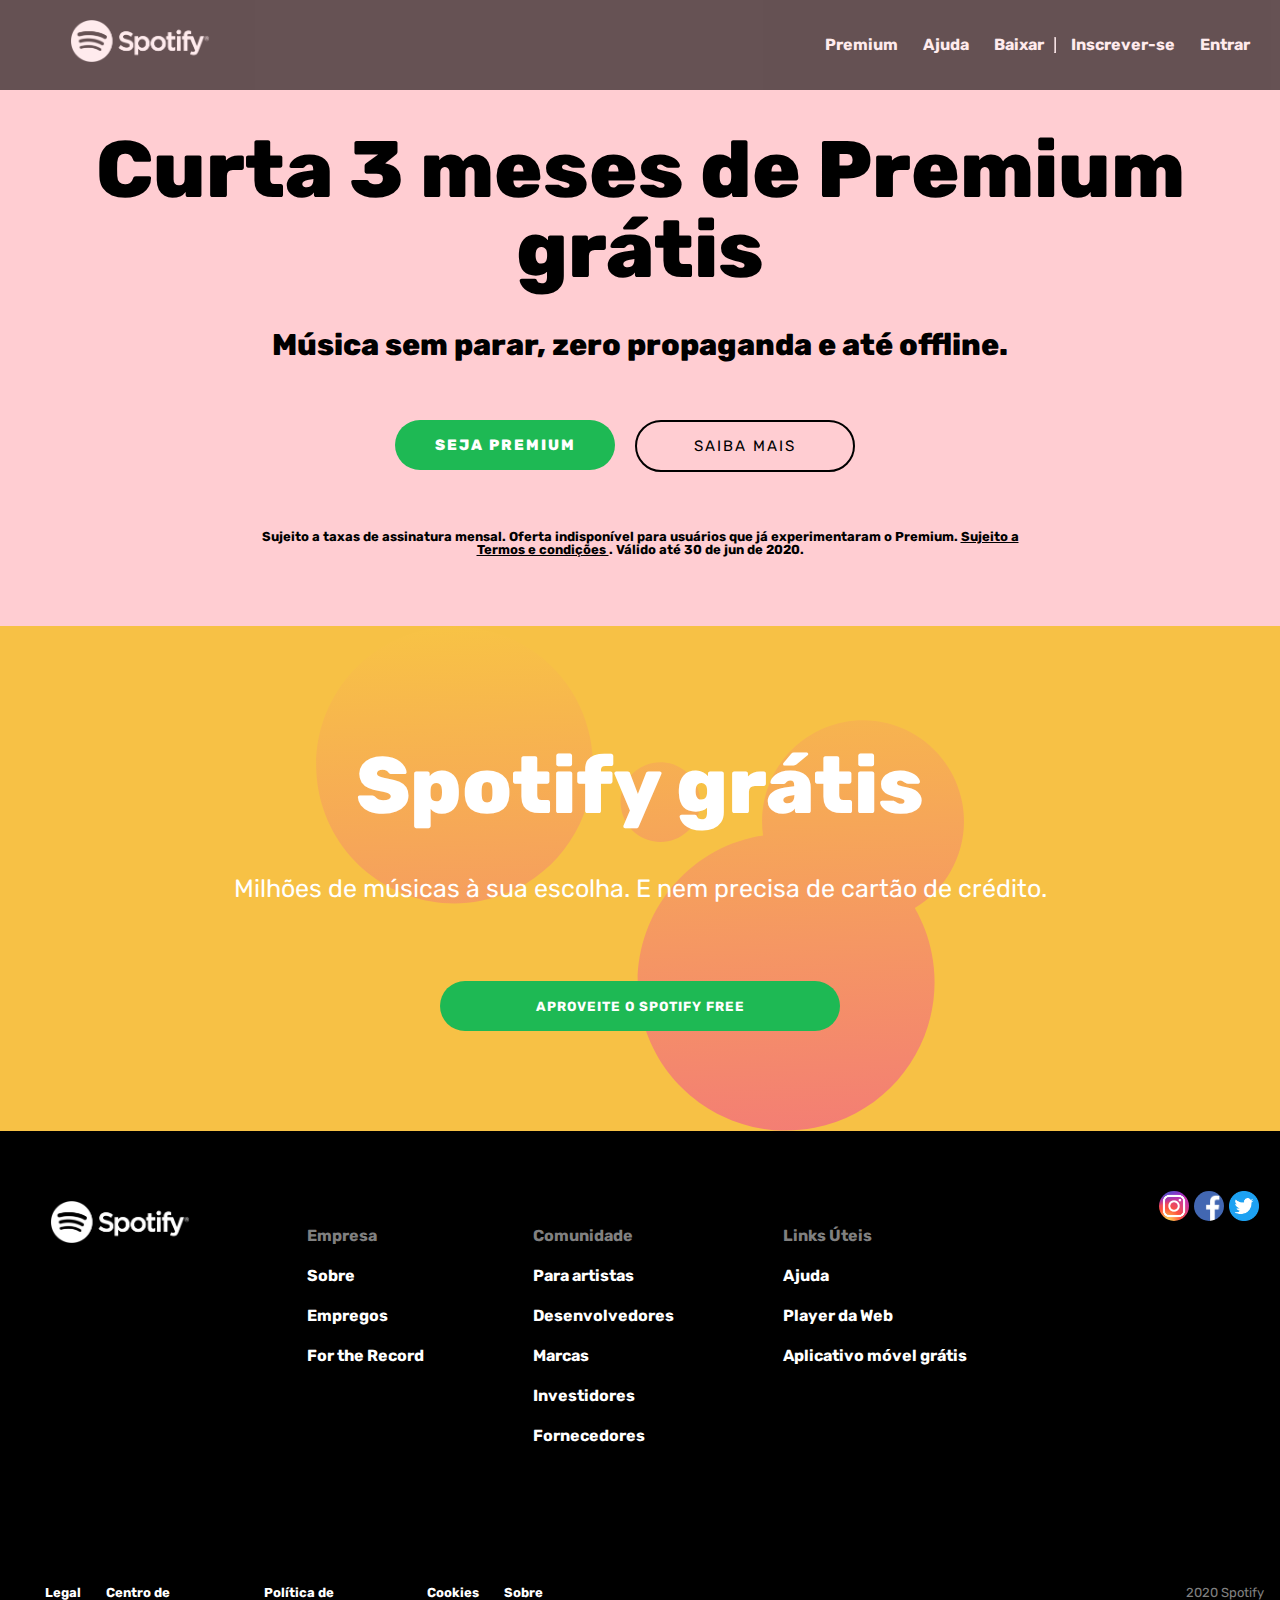
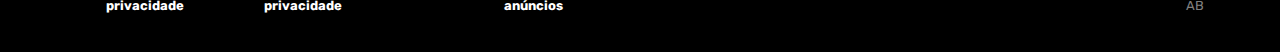
<file: index.html>
<!DOCTYPE html>
<html lang="pt-br">
<head>
    <link rel="stylesheet" href="./assets/style/reset.css">
    <link rel="stylesheet" href="./assets/style/style.css">
    <meta charset="UTF-8">
    <meta name="viewport" content="width=device-width, initial-scale=1.0">
    <link href="https://fonts.googleapis.com/css2?family=PT+Sans:wght@400;700&display=swap" rel="stylesheet">
    <link href="https://fonts.googleapis.com/css2?family=Rubik:wght@300;400;700&display=swap" rel="stylesheet">
    <title>Spotify | Victor</title>
</head>
<body>

        <header class="bg-image">
            <div class="menu-nav">
                <div class="bg-logo" style="cursor: pointer;"></div>
                <nav>
                    <ul class="menu">
                        <li><a href="">Premium</a></li>
                        <li><a href="">Ajuda</a></li>
                        <li><a href="">Baixar</a></li>
                        <hr>
                        <li><a href="">Inscrever-se</a></li>
                        <li><a href="">Entrar</a></li>

                    </ul>
                </nav>
            </div>
            <div class="bg-conteudo">
                <h1>Curta 3 meses de Premium <br> grátis</h1>
                <h3>Música sem parar, zero propaganda e até offline.</h3>

                <div class="button">
                    <button class="bt-premium" style="cursor: pointer;">SEJA PREMIUM</button>
                    <button class="bt-saiba" style="cursor: pointer;"><a href="http://spot-vitao.surge.sh/">SAIBA MAIS</a> </button>
                </div>

                <p>Sujeito a taxas de assinatura mensal. Oferta indisponível para usuários que já experimentaram o Premium. 
                    <u> Sujeito a <br>  Termos e condições </u>. Válido até 30 de jun de 2020.</p>
            </div>

        </header>

        
        <section class="free">
            
            <p>Spotify grátis</p>
            <h1>Milhões de músicas à sua escolha. E nem precisa de cartão de crédito.</h1>
            <button style="text-align: center;">APROVEITE O SPOTIFY FREE</button>

        </section>

        <footer>
            <div class="ft-logo"></div>

            <div class="ft-list1">
                <ul>
                    <li class="title">Empresa</li>
                    <li>Sobre</li>
                    <li>Empregos</li>
                    <li>For the Record</li>
                </ul>
            </div>

            <div class="ft-list2">
                <ul>
                    <li class="title">Comunidade</li>
                    <li>Para artistas</li>
                    <li>Desenvolvedores</li>
                    <li>Marcas</li>
                    <li>Investidores</li>
                    <li>Fornecedores</li>
                </ul>
            </div>

            <div class="ft-list3">
                <ul>
                    <li class="title">Links  Úteis</li>
                    <li>Ajuda</li>
                    <li>Player da Web</li>
                    <li>Aplicativo móvel grátis</li>
                </ul>
            </div>

            <div class="icon1"></div>
            <div class="icon2"></div>
            <div class="icon3"></div>

        </footer>

        <section class="ft-2020">
            <div class="spotify">
                <ul>
                    <li><a href="">Legal</a></li>
                    <li><a href="">Centro de privacidade</a></li>
                    <li><a href="">Política de privacidade</a></li>
                    <li><a href="">Cookies</a></li>
                    <li><a href="">Sobre anúncios</a></li>
                </ul>

                <h1>2020 Spotify AB</h1>
            </div>
        </section>




   <!-- <header class="bg-image">

        <div class="bg-nav">
            <div class="bg-logo" style="cursor:pointer;"></div>
            <nav id="menu-nav">
                <ul>
                    <li><a href="#">Premium</a></li>
                    <li><a href="#">Ajuda</a></li>
                    <li><a href="#">Baixar</a></li>
                    <hr>
                    <li><a href="#">Inscrever-se</a></li>
                    <li><a href="#">Entrar</a></li>
                </ul>
            </nav>
        </div>
        
        <div class="premiumgratis">
            <p>Curta 3 meses de Premium <br> grátis</p>
            <h1>Música sem parar, zero propaganda e até offline.</h1>
        </div>

        <div class="button">
            <button class="bt-premium">SEJA PREMIUM</button>
            <button class="bt-saiba">SAIBA MAIS</button>
        </div>

        <div class="termos">
            <p>Sujeito a taxas de assinatura mensal. Oferta indisponível para usuários que já experimentaram o Premium. 
                <u> Sujeito a <br>  Termos e condições </u>. Válido até 30 de jun de 2020.</p>
        </div>

    </header>

    <div class="container">
        <P>Spotify grátis</P>
        <h1>Milhões de músicas à sua escolha. E nem precisa de cartão de crédito.</h1>
        <button style="text-align: center;">APROVEITE O SPOTIFY FREE</button>
    </div>
    -->
</body>
</html>
</file>
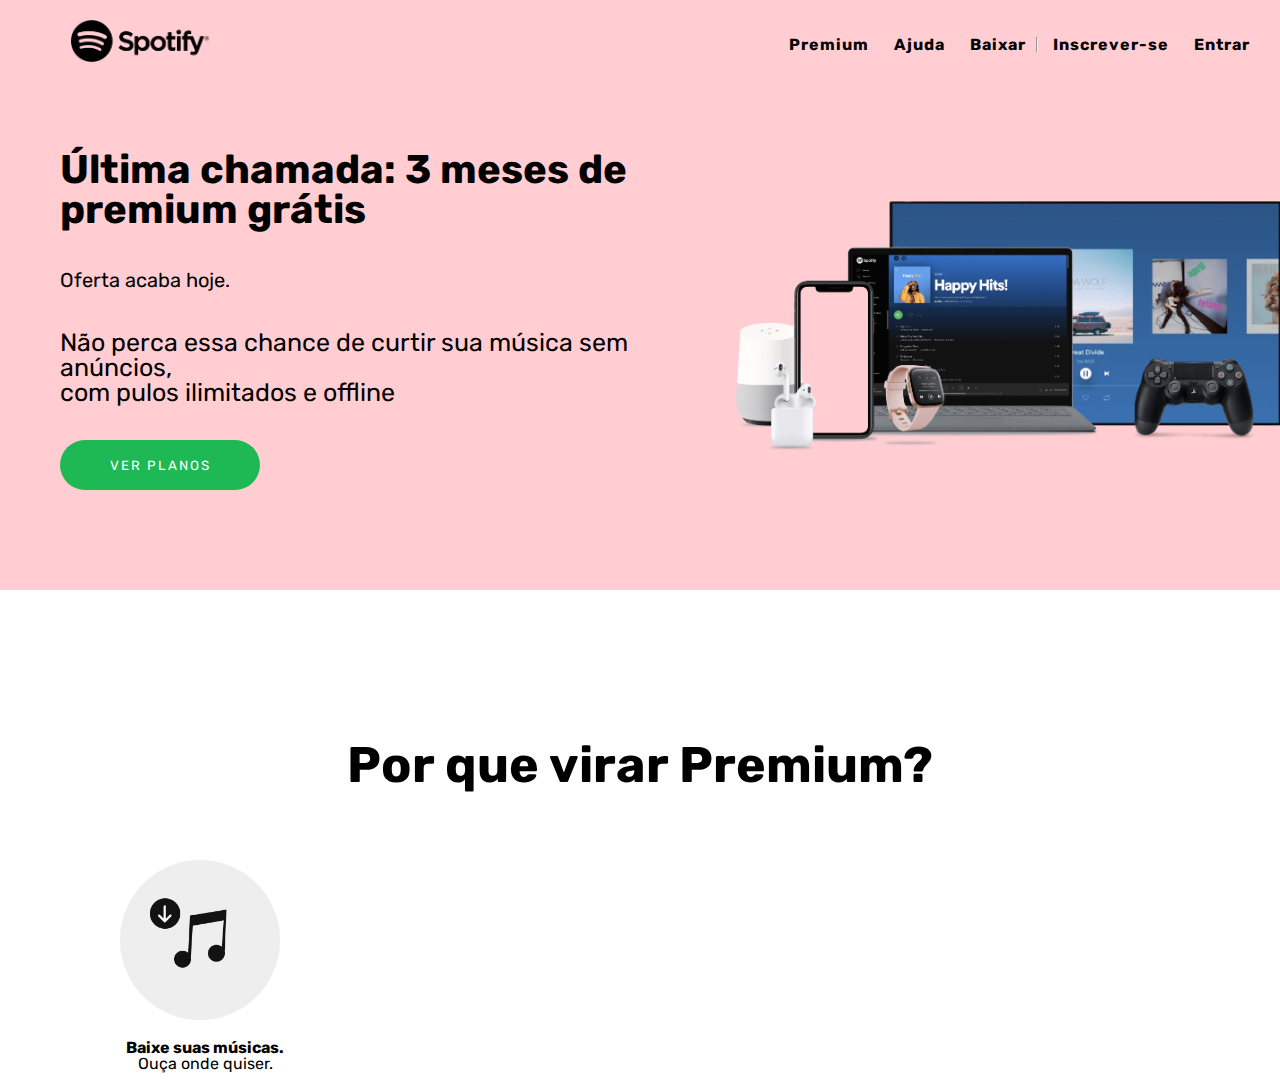
<file: saibamais.html>
<!DOCTYPE html>
<html lang="pt-br">
<head>
    <link rel="stylesheet" href="./assets/style/reset.css">
    <link rel="stylesheet" href="./assets/style/stylesaiba.css">
    <meta charset="UTF-8">
    <meta name="viewport" content="width=device-width, initial-scale=1.0">
    <link href="https://fonts.googleapis.com/css2?family=Rubik:wght@300;400;700&display=swap" rel="stylesheet">
    <title>Spotify | Victor</title>
</head>
<body>

    <header class="bg-image">
        <div class="menu-nav">
            <div class="bg-logo" style="cursor: pointer;"></div>
            <nav>
                <ul class="menu">
                    <li><a href="">Premium</a></li>
                    <li><a href="">Ajuda</a></li>
                    <li><a href="">Baixar</a></li>
                    <hr>
                    <li><a href="">Inscrever-se</a></li>
                    <li><a href="">Entrar</a></li>

                </ul>
            </nav>
        </div>
        <div class="conteudo">
            <div class="cont">
                <p>Última chamada: 3 meses de <br> premium grátis</p>
                <h1>Oferta acaba hoje.</h1>
                <h2> Não perca essa chance de curtir sua música sem anúncios, <br>
                 com pulos ilimitados e offline</h2>
                
                <button class="bt-planos"> <a href="">VER PLANOS</a></button>
            </div>
            <div class="img-tec"></div>
        </div>
    </header>

    <section class="bg-premium">
        <h1>Por que virar Premium?</h1>
    </section>
    <section class="icons">
        <div class="bg-icon1">
            <div class="icon"></div>
            <h1>Baixe suas músicas.</h1>
            <h2>Ouça onde quiser.</h2>
        </div>
    </section>
    
</body>
</html>
</file>
<file: assets/style/style.css>
.bg-image{
    max-width: 1600px;
    background-color: #FFCDD2 ;
}

.menu-nav{
    display: flex;
    justify-content: space-between;
    padding: 20px;
    align-items: center;
    flex-wrap: wrap;
    background-color: black;
    opacity: 0.6;
}

.bg-logo{
    width: 150px;
    height: 50px;
    background-image: url(../images/logo1.png);
    background-repeat: no-repeat;
    background-size: 140px;
    margin-left: 50px;
}

.menu-nav nav {
    display: flex;
}

.menu-nav nav a{
    text-decoration: none;
    color: white;
    font-family: 'Rubik', sans-serif;
    display: flex;
    font-weight: bold;
}

.menu{
    display: flex;
}

.menu li{
    margin-left: 5px;
}

.menu li a{
    display: block;
    padding: 10px;
}

.menu hr{
    font-size: 20px;
}

.bg-conteudo{
    margin: 0 auto;
    max-width: 1200px;
    flex-wrap: wrap;
    display: flex;
    flex-direction: column;

}

.bg-conteudo h1{
    text-align: center;
    font-size: 80px;
    margin-top: 40px;
    font-weight: 800;
    font-family: 'Rubik', sans-serif;
}

.bg-conteudo h3{
    text-align: center;
    font-size: 30px;
    margin-top: 40px;
    font-weight: 800;
    font-family: 'Rubik', sans-serif;
}

.button{
    width: 510px;
    height: 70px;
    margin: 0 auto;
    margin-top: 50px;
    display: flex;
    flex-wrap: wrap;

}

.bt-premium{
    width: 220px;
    height: 50px;
    background-color: #1EB954;
    color: white;
    border: 0px;
    margin: 10px;
    font-family: 'Rubik', sans-serif;
    font-weight: 800;
    border-radius: 60px;
    font-size: 15px;
    letter-spacing: 2px;
}

.bt-saiba{
    width: 220px;
    height: 52px;
    background-color: #FFCDD2;
    color: black;
    border: 2px solid black;
    margin: 10px;
    font-family: 'Rubik', sans-serif;
    border-radius: 60px;
    font-size: 15px;
    letter-spacing: 2px;
}

.bt-saiba a{
    text-decoration: none;
    color: black;
    padding: 14px 40px;
}

.bg-conteudo p{
    font-size: 13px;
    text-align: center;
    font-weight: bold;
    font-family: 'Rubik', sans-serif;
    margin-top: 50px;
    padding-bottom: 70px;
}


.free{
    background-color: #F7C145;
    background-image: url(../images/balls.svg);
    background-repeat: no-repeat;
    background-position: center;
    margin: 0 auto;
    max-width: 1600px;
    flex-wrap: wrap;
    display: flex;
    flex-direction: column;
    align-items: center;

}

.free p{
    font-size: 80px;
    font-family: 'Rubik', sans-serif;
    font-weight: 800;
    text-align: center;
    margin-top: 120px;
    color: white;
}

.free h1{
    text-align: center;
    margin-top: 50px;
    font-size: 25px;
    font-family: 'Rubik', sans-serif;
    color: white;
}

.free button{
    width: 400px;
    height: 50px;
    margin-top: 80px;
    color: white;
    background-color: #1EB954;
    border: 0px;
    border-radius: 50px;
    margin-bottom: 100px;
    font-family: 'Rubik', sans-serif;
    font-weight: bold;
    letter-spacing: 1px;

}

footer {
    background-color: black;
    max-width: 1600px;
    display: flex;
    flex-wrap: wrap;
}

.ft-logo{
    width: 200px;
    height: 50px;
    background-image: url(../images/logo1.png);
    background-repeat: no-repeat;
    background-size: 140px;
    margin-top: 70px;
    margin-left: 50px;
}

.ft-list1{
    color: white;
    margin-top: 55px;
    margin-left: 15px;
    padding: 30px;
    font-family: 'Rubik', sans-serif;
    font-weight: bold;
    height: 300px;
}

.ft-list1 ul li{
    padding: 12px;
}

.title{
    color: gray;
}

.ft-list2{
    color: white;
    margin-top: 55px;
    margin-left: 25px;
    padding: 30px;
    font-family: 'Rubik', sans-serif;
    font-weight: bold;
    height: 300px;

}

.ft-list2 ul li{
    padding: 12px;
}

.ft-list3{
    color: white;
    margin-top: 55px;
    margin-left: 25px;
    padding: 30px;
    font-family: 'Rubik', sans-serif;
    font-weight: bold;
    height: 300px;

}

.ft-list3 ul li{
    padding: 12px;
}

.icon1{
    width: 30px;
    height: 30px;
    margin-top: 60px;
    margin-left: 150px;
    background-image: url(../images/icon1.png);
    background-repeat: no-repeat;
    background-size: 30px;
    border-radius: 50px;
}

.icon2{
    width: 30px;
    height: 30px;
    margin-top: 60px;
    background-image: url(../images/icon2.png);
    background-repeat: no-repeat;
    background-size: 30px;
    margin-left: 5px;
    border-radius: 50px;
}

.icon3{
    width: 30px;
    height: 30px;
    margin-top: 60px;
    background-image: url(../images/icon3.png);
    background-repeat: no-repeat;
    background-size: 30px;
    margin-left: 5px;
}

.ft-2020{
    background-color: black;
    display: flex;
}

.ft-2020 ul {
    color: gray;
    font-family: 'Rubik', sans-serif;
    font-weight: bold;
    font-size: 13px;
    display: flex;
    color: gray;
    padding: 30px;
}

.spotify{
    display: flex;
}

.spotify a{
    text-decoration: none;
    color: white;
    font-family: 'Rubik', sans-serif;
    display: flex;
    font-weight: bold;
}



.spotify li{
    margin-left: 5px;
}

.spotify li a{
    display: block;
    padding: 10px;

}

.spotify h1{
    color: gray;
    display: flex;
    margin-top: 40px;
    font-size: 13px;
    font-family: 'Rubik', sans-serif;
    margin-left: 550px;
}




/*.bg-image{
    background-color: #FFCDD2;
    width: 100%;
    height: 580px;
    margin: 0 auto;
    display: flex;
    flex-wrap: wrap;
    max-width: 1600px;
}

.bg-nav{
    background-color: black;
    width: 100%;
    height: 80px; 
    opacity: 0.5;
    display: flex;
    flex-wrap: wrap;
}

.bg-logo{
    background-image: url(../images/logo.png);
    background-repeat: no-repeat;
    background-size: 130px;
    height: 40px;
    width: 130px;
    margin-left: 100px;
    margin-top: 17px;
    color: white;
    display: flex;
}

#menu-nav ul {
    list-style:none;
    font-size: 18px;
    display: flex;
    font-family: 'PT Sans', sans-serif;
    font-weight: bold;
    margin-top: 30px;
    padding-left: 0px;
    margin-left: 500px;

}

#menu-nav ul li {
     display: inline; 
}

#menu-nav ul li a {
    padding: 2px 20px;
    display: inline-block;
    color: white;
    text-decoration: none;
}

#menu-nav ul hr{
    font-size: 2px;
}

.premiumgratis p{
    font-size: 80px;
    width: 1000px;
    text-align: center;
    font-family: 'PT Sans', sans-serif;
    font-weight: bold ;
    align-items: flex-start;
    border: 2px solid red;
    flex-wrap: wrap;
    margin: 0 auto;
}

.premiumgratis h1 {
    font-size: 30px;
    margin: 0 auto;
    width: 630px;
    margin-top: 20px;
    font-family: 'PT Sans', sans-serif;
    font-weight: bold;
    flex-wrap: wrap;
    border: 2px solid red;
    flex-wrap: wrap;
}

.button{
    width: 510px;
    margin: 0 auto;
    margin-top: 20px;

}

.bt-premium{
    width: 220px;
    height: 50px;
    background-color: #1EB954;
    color: white;
    border: 0px;
    margin: 10px;
    font-family: 'PT Sans', sans-serif;
    font-weight: 800;
    border-radius: 60px;
}

.bt-saiba{
    width: 220px;
    height: 52px;
    background-color: #FFCDD2;
    color: black;
    border: 2px solid black;
    margin: 10px;
    font-family: 'PT Sans', sans-serif;
    border-radius: 60px;

}

.termos{
    width: 800px;
    margin: 0 auto;
    margin-top: 20px;
    text-align: center;
    font-weight: bold;
    font-size: 14px;
    letter-spacing: 0.7px;
    font-family: 'PT Sans', sans-serif;
    display: flex;
    flex-wrap: wrap;
}

.container{
    width: 100%;
    height: 500px;
    background-color: sandybrown;
}

.container p{
    width: 600px;
    height: 150px;
    font-size: 100px;
    margin: 0 auto;
    padding-top: 50px;
    font-family: 'PT Sans', sans-serif;
    font-weight: bold;
    color: white;
    border: 2px solid red;
}

.container h1{
    width: 1000px;
    height: 50px;
    margin: 0 auto;
    text-align: center;
    padding-top: 20px;
    font-size: 30px;
    font-family: 'PT Sans', sans-serif;
    color: white;
    border: 2px solid red;
}

.container button{
    border: 0px;
    height: 50px;
    width: 250px;
    margin: 0 auto;
    display: flex;
    margin-top: 50px;
    background-color: #1EB954;
    color: white;

}
*/
</file>
<file: assets/style/stylesaiba.css>
.bg-image{
    max-width: 100vw;
    background-color: #FFCDD2;  
}


.menu-nav{
    display: flex;
    justify-content: space-between;
    padding: 20px;
    align-items: center;
    flex-wrap: wrap;
}

.bg-logo{
    width: 150px;
    height: 50px;
    background-image: url(../images/logo2.png);
    background-repeat: no-repeat;
    background-size: 140px;
    margin-left: 50px;
}

.menu-nav nav {
    display: flex;
}

.menu-nav nav a{
    text-decoration: none;
    color: black;
    font-family: 'Rubik', sans-serif;
    display: flex;
    font-weight: bold;
    letter-spacing: 1px;
}

.menu{
    display: flex;
}

.menu li{
    margin-left: 5px;
}

.menu li a{
    display: block;
    padding: 10px;
}

.menu hr{
    font-size: 20px;

}


.conteudo{
    display: flex;
    justify-content: space-between;
    flex-direction: row;
    padding-bottom: 90px;
}

.cont{
    margin-top: 60px;
    width: 745px;
    flex-wrap: wrap;
}

.cont p{
    font-size: 40px;
    font-weight: 700;
    font-family: 'Rubik', sans-serif;
    margin-left: 60px;
}

.cont h1{
    font-family: 'Rubik', sans-serif;
    font-size: 20px;
    padding-top: 40px;
    padding-left: 60px;
}

.cont h2{
    font-family: 'Rubik', sans-serif;
    font-size: 25px;
    padding-top: 40px;
    padding-left: 60px;
}

.img-tec{
    width: 550px;
    height: 300px;
    margin-top: 110px;
    background-image: url(../images/note1.png);
    background-repeat: no-repeat;
    background-size: 550px;
    flex-wrap: wrap;
}

.bt-planos{
    margin-left: 60px;
    margin-top: 35px;
    width: 200px;
    height: 50px;
    background-color: #1EB954;
    border: 0px;
    border-radius: 50px;
    
}

.bt-planos a{
    text-decoration: none;
    color: white;
    font-family: 'Rubik', sans-serif;
    padding: 5px;
    letter-spacing: 2px;
}

.bg-premium{
    text-align: center;
    margin-top: 100px;
    font-size: 50px;
    font-weight: bold;
    font-family: 'Rubik', sans-serif;
    padding: 50px;
}

.bg-icon1{
}

.icons{
}


.bg-icon1{
    width: 250px;
    height: 250px;
    margin-left: 80px;
    
}

.icon{
    background-image: url(../images/icon.1.png);
    background-repeat: no-repeat;
    background-size: 160px;
    width: 200px;
    height: 200px;
    margin-left: 20px;
    background-position: center;
}

.bg-icon1 h1{
    text-align: center;
    font-weight: bold;
    font-family: 'Rubik', sans-serif;
}

.bg-icon1 h2{
    text-align: center;
    font-family: 'Rubik', sans-serif;
}
</file>
